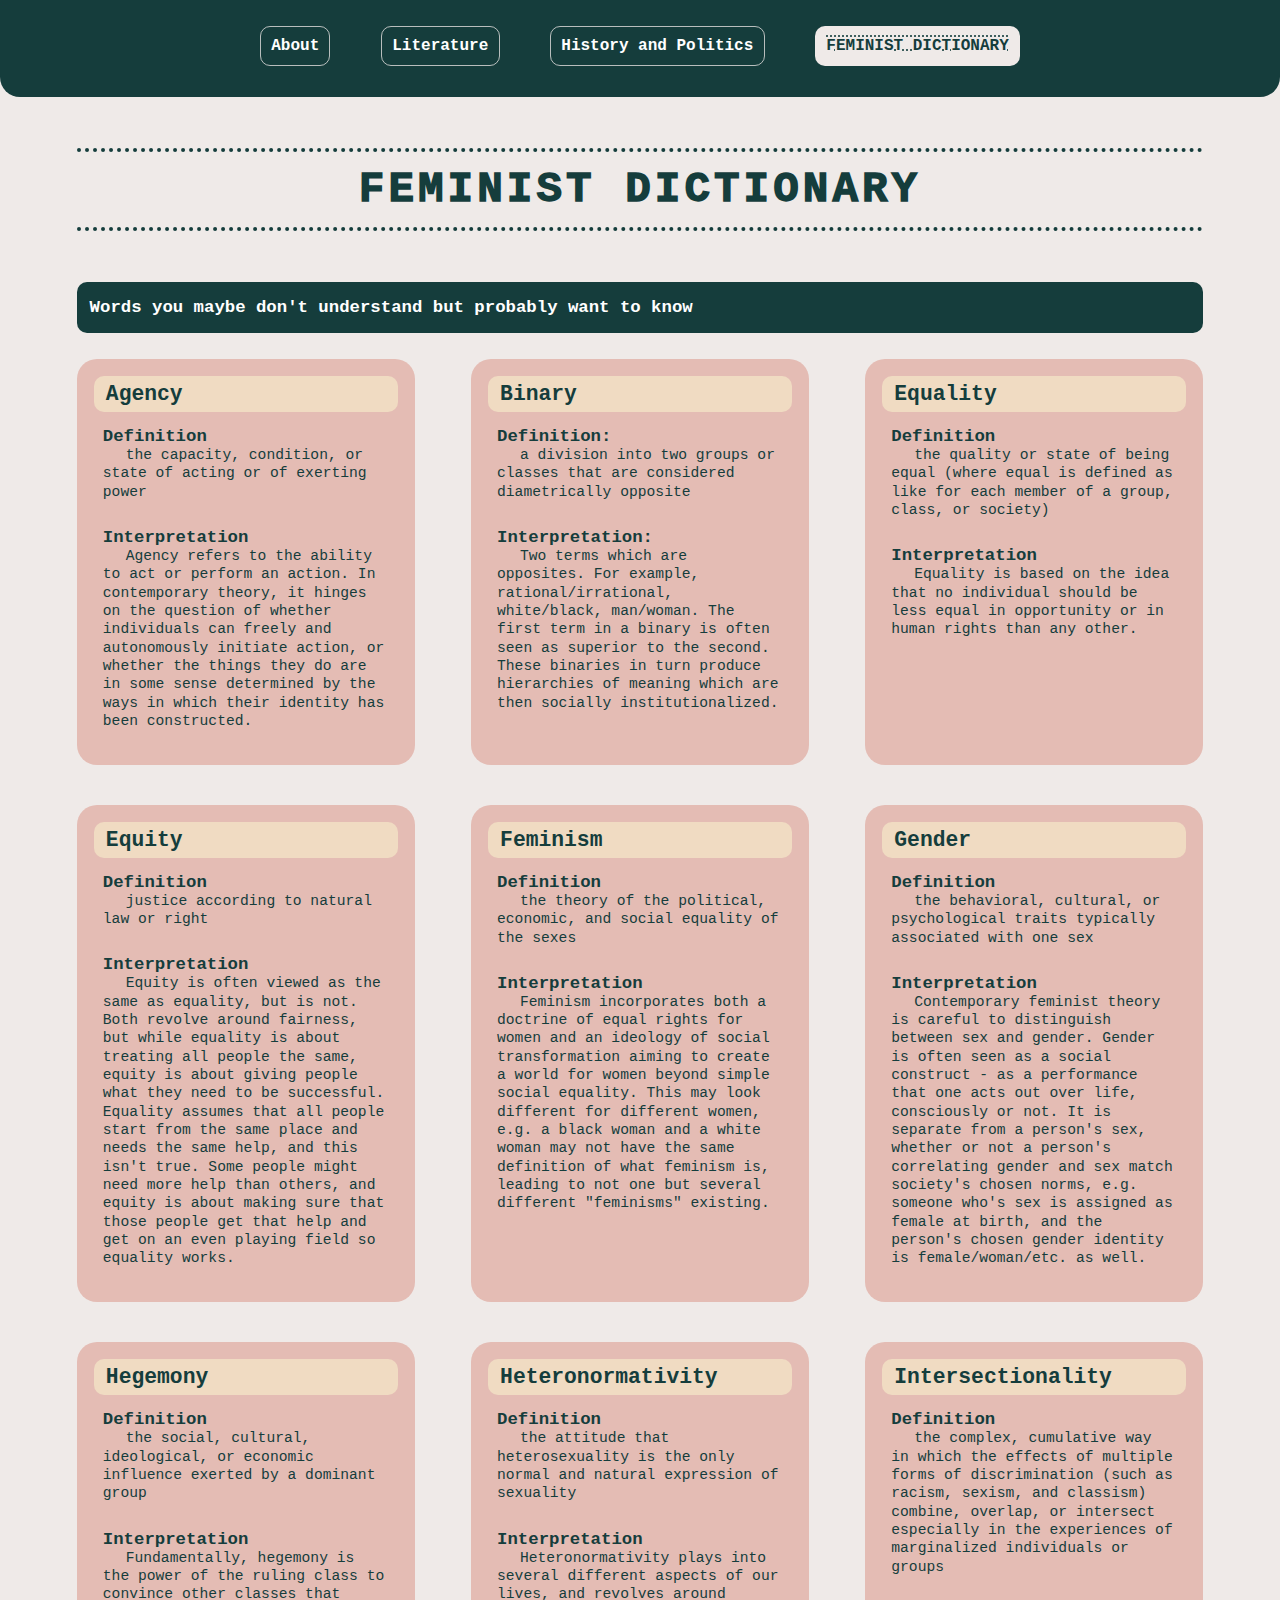
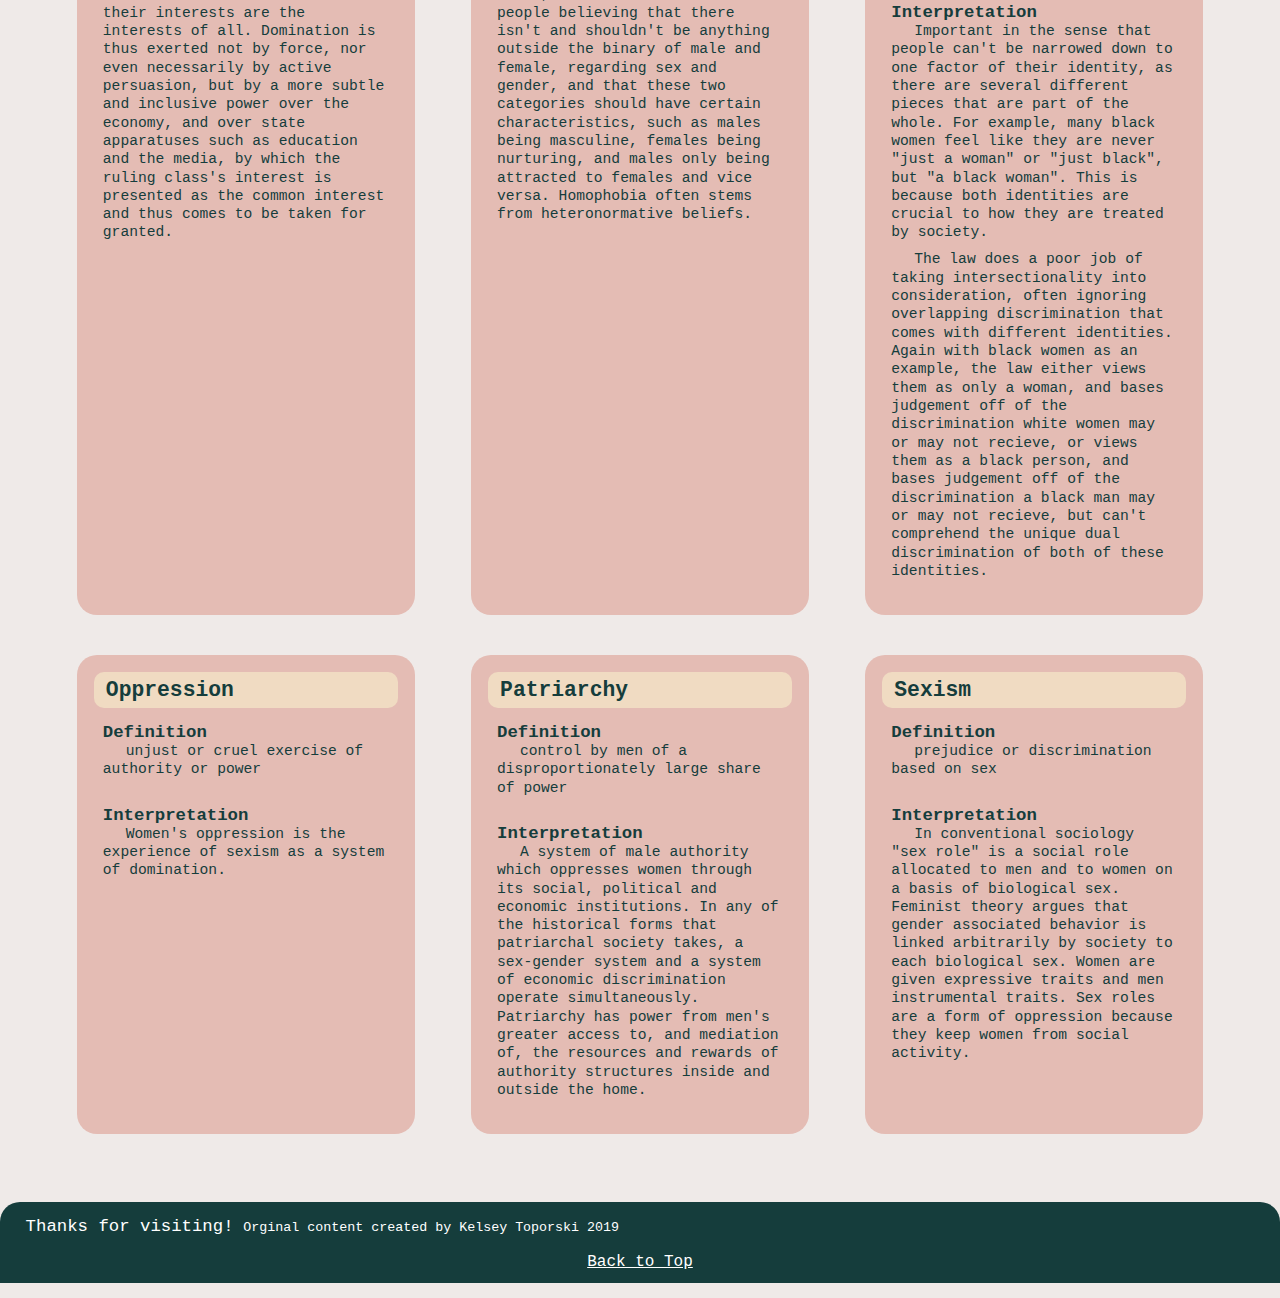
<file: femdict.html>
<!DOCTYPE html>
<html lang="en">
<head>
  <meta charset="UTF-8">

  <meta name="viewport" content="width=device-width, initial-scale=1.0">

  <!-- connects to the stylesheets -->
  <link rel="stylesheet" href="css/reset.css">
  <link rel="stylesheet" href="css/style.css">

  <!-- connect to a Google font -->
  <!-- connect to a Font Aweseom font -->
  <!-- connect to a favicon -->

  <title>Women's Web - Dictionary</title>
</head>

<body>
  <header>
    <nav>
      <ul>
        <li><a href="index.html">About</a></li>
        <li><a href="literature.html">Literature</a></li>
        <li><a href="history.html">History and Politics</a></li>
        <li class="current"><a class="current" href="femdict.html">Feminist Dictionary</a></li>
      </ul>
    </nav>
      <!-- definitions from meriam webster -->
      <!-- interpretations from
            The Dictionary of Feminist Theory - Maggie Humm,
            Key Concepts In Post-Colonial Studies - Ashcroft, Bill, Gareth Griffiths, and Helen Tiffin,
            or myself -->
      <!-- interpretation of equity from https://everydayfeminism.com/2014/09/equality-is-not-enough/ -->

    <h1>Feminist Dictionary</h1>
    <p>Words you maybe don't understand but probably want to know</p>

  </header>

  <main>

    <!-- definitions from meriam webster -->
    <!-- interpretations from
          The Dictionary of Feminist Theory - Maggie Humm,
          Key Concepts In Post-Colonial Studies - Ashcroft, Bill, Gareth Griffiths, and Helen Tiffin,
          or myself -->
    <!-- interpretation of equity from https://everydayfeminism.com/2014/09/equality-is-not-enough/ -->

    <dl class="grid">
      <div>
        <dt>Agency</dt>
        <dd>Definition
          <p>
            the capacity, condition, or state of acting or of exerting power
          </p>
        </dd>
        <dd>Interpretation
          <p>
            Agency refers to the ability to act or perform an action. In contemporary theory, it hinges on the question of whether individuals can freely and autonomously initiate action, or whether the things they do are in some sense determined by the ways in which their identity has been constructed.
          </p>
        </dd>
      </div>


      <div>
        <dt>Binary</dt>
        <dd>Definition:
          <p>
            a division into two groups or classes that are considered diametrically opposite
          </p>
        </dd>
        <dd>Interpretation:
          <p>
            Two terms which are opposites. For example, rational/irrational, white/black, man/woman. The first term in a binary is often seen as superior to the second. These binaries in turn produce hierarchies of meaning which are then socially institutionalized.
          </p>
        </dd>
      </div>


      <div>
        <dt>Equality</dt>
        <dd>Definition
          <p>
            the quality or state of being equal (where equal is defined as like for each member of a group, class, or society)
          </p>
        </dd>
        <dd>Interpretation
          <p>
            Equality is based on the idea that no individual should be less equal in opportunity or in human rights than any other.
          </p>
        </dd>
      </div>


      <div>
        <dt>Equity</dt>
        <dd>Definition
          <p>
            justice according to natural law or right
          </p>
        </dd>
        <dd>Interpretation
          <p>
            Equity is often viewed as the same as equality, but is not. Both revolve around fairness, but while equality is about treating all people the same, equity is about giving people what they need to be successful. Equality assumes that all people start from the same place and needs the same help, and this isn't true. Some people might need more help than others, and equity is about making sure that those people get that help and get on an even playing field so equality works.
          </p>
        </dd>
      </div>


      <div>
        <dt>Feminism</dt>
        <dd>Definition
          <p>
            the theory of the political, economic, and social equality of the sexes
          </p>
        </dd>
        <dd>Interpretation
          <p>
            Feminism incorporates both a doctrine of equal rights for women and an ideology of social transformation aiming to create a world for women beyond simple social equality. This may look different for different women, e.g. a black woman and a white woman may not have the same definition of what feminism is, leading to not one but several different "feminisms" existing.
          </p>
        </dd>
      </div>


      <div>
        <dt>Gender</dt>
        <dd>Definition
          <p>
            the behavioral, cultural, or psychological traits typically associated with one sex
          </p>
        </dd>
        <dd>Interpretation
          <p>
            Contemporary feminist theory is careful to distinguish between sex and gender. Gender is often seen as a social construct - as a performance that one acts out over life, consciously or not. It is separate from a person's sex, whether or not a person's correlating gender and sex match society's chosen norms, e.g. someone who's sex is assigned as female at birth, and the person's chosen gender identity is female/woman/etc. as well.
          </p>
        </dd>
      </div>


      <div>
        <dt>Hegemony</dt>
        <dd>Definition
          <p>
            the social, cultural, ideological, or economic influence exerted by a dominant group
          </p>
        </dd>
        <dd>Interpretation
          <p>
            Fundamentally, hegemony is the power of the ruling class to convince other classes that their interests are the interests of all.  Domination is thus exerted not by force, nor even necessarily by active persuasion, but by a more subtle and inclusive power over the economy, and over state apparatuses such as education and the media, by which the ruling class's interest is presented as the common interest and thus comes to be taken for granted.
          </p>
        </dd>
      </div>


      <div>
        <dt>Heteronormativity</dt>
        <dd>Definition
          <p>
            the attitude that heterosexuality is the only normal and natural expression of sexuality
          </p>
        </dd>
        <dd>Interpretation
          <p>
            Heteronormativity plays into several different aspects of our lives, and revolves around people believing that there isn't and shouldn't be anything outside the binary of male and female, regarding sex and gender, and that these two categories should have certain characteristics, such as males being masculine, females being nurturing, and males only being attracted to females and vice versa. Homophobia often stems from heteronormative beliefs.
          </p>
        </dd>
      </div>


      <div>
        <dt>Intersectionality</dt>
        <dd>Definition
          <p>
            the complex, cumulative way in which the effects of multiple forms of discrimination (such as racism, sexism, and classism) combine, overlap, or intersect especially in the experiences of marginalized individuals or groups
          </p>
        </dd>
        <dd>Interpretation
          <p>
            Important in the sense that people can't be narrowed down to one factor of their identity, as there are several different pieces that are part of the whole. For example, many black women feel like they are never "just a woman" or "just black", but "a black woman". This is because both identities are crucial to how they are treated by society.
          </p>
          <p>
            The law does a poor job of taking intersectionality into consideration, often ignoring overlapping discrimination that comes with different identities. Again with black women as an example, the law either views them as only a woman, and bases judgement off of the discrimination white women may or may not recieve, or views them as a black person, and bases judgement off of the discrimination a black man may or may not recieve, but can't comprehend the unique dual discrimination of both of these identities.
          </p>
        </dd>
      </div>


      <div>
        <dt>Oppression</dt>
        <dd>Definition
          <p>
            unjust or cruel exercise of authority or power
          </p>
        </dd>
        <dd>Interpretation
          <p>
            Women's oppression is the experience of sexism as a system of domination.
          </p>
        </dd>
      </div>


      <div>
        <dt>Patriarchy</dt>
        <dd>Definition
          <p>
            control by men of a disproportionately large share of power
          </p>
        </dd>
        <dd>Interpretation
          <p>
            A system of male authority which oppresses women through its social, political and economic institutions. In any of the historical forms that patriarchal society takes, a sex-gender system and a system of economic discrimination operate simultaneously. Patriarchy has power from men's greater access to, and mediation of, the resources and rewards of authority structures inside and outside the home.
          </p>
        </dd>
      </div>


      <div>
        <dt>Sexism</dt>
        <dd>Definition
          <p>
            prejudice or discrimination based on sex
          </p>
        </dd>
        <dd>Interpretation
          <p>
            In conventional sociology "sex role" is a social role allocated to men and to women on a basis of biological sex. Feminist theory argues that gender associated behavior is linked arbitrarily by society to each biological sex. Women are given expressive traits and men instrumental traits. Sex roles are a form of oppression because they keep women from social activity.
          </p>
        </dd>
      </div>
    </dl>

  </main>

  <footer>
    <p class="thanks">
      Thanks for visiting! <i class="far fa-grin"></i>
    </p>
    <p>Orginal content created by Kelsey Toporski 2019</p>
    <a href="#top" class="tops">Back to Top</a>
  </footer>

</body>
</html>
</file>
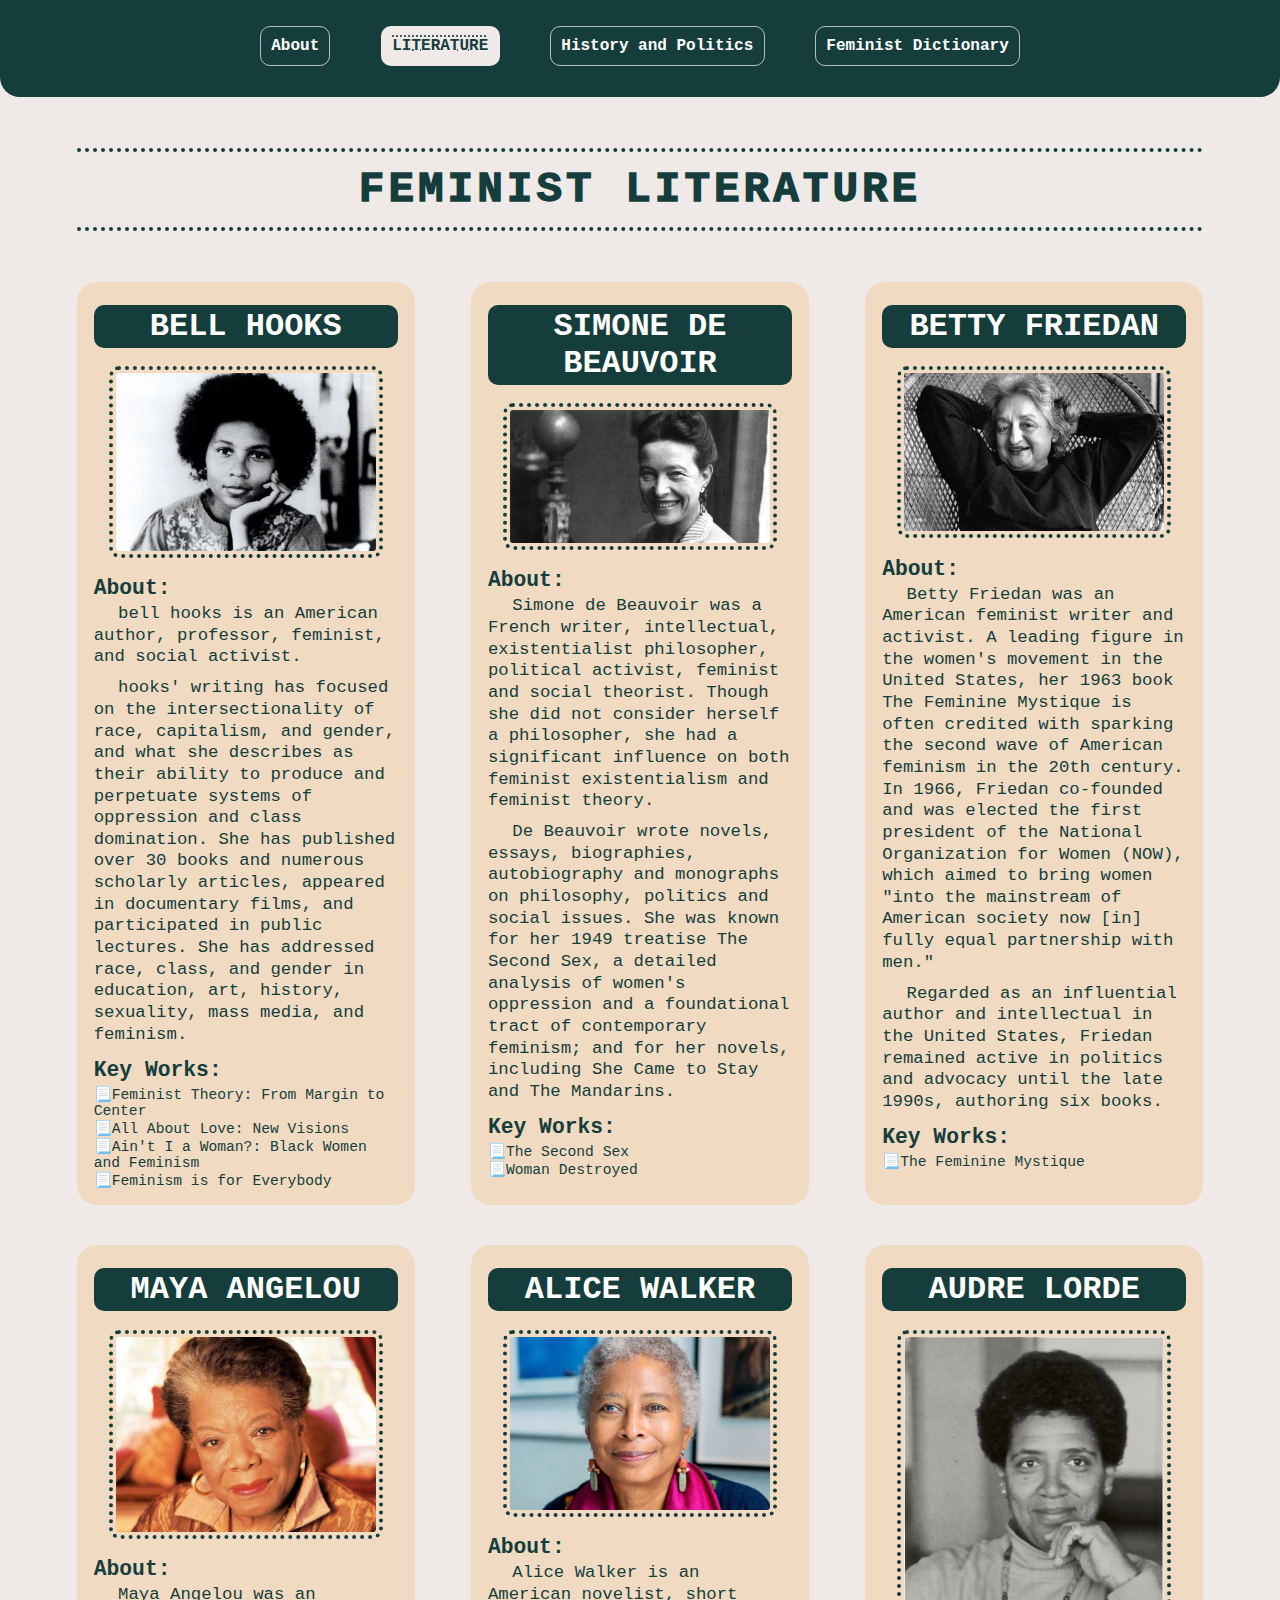
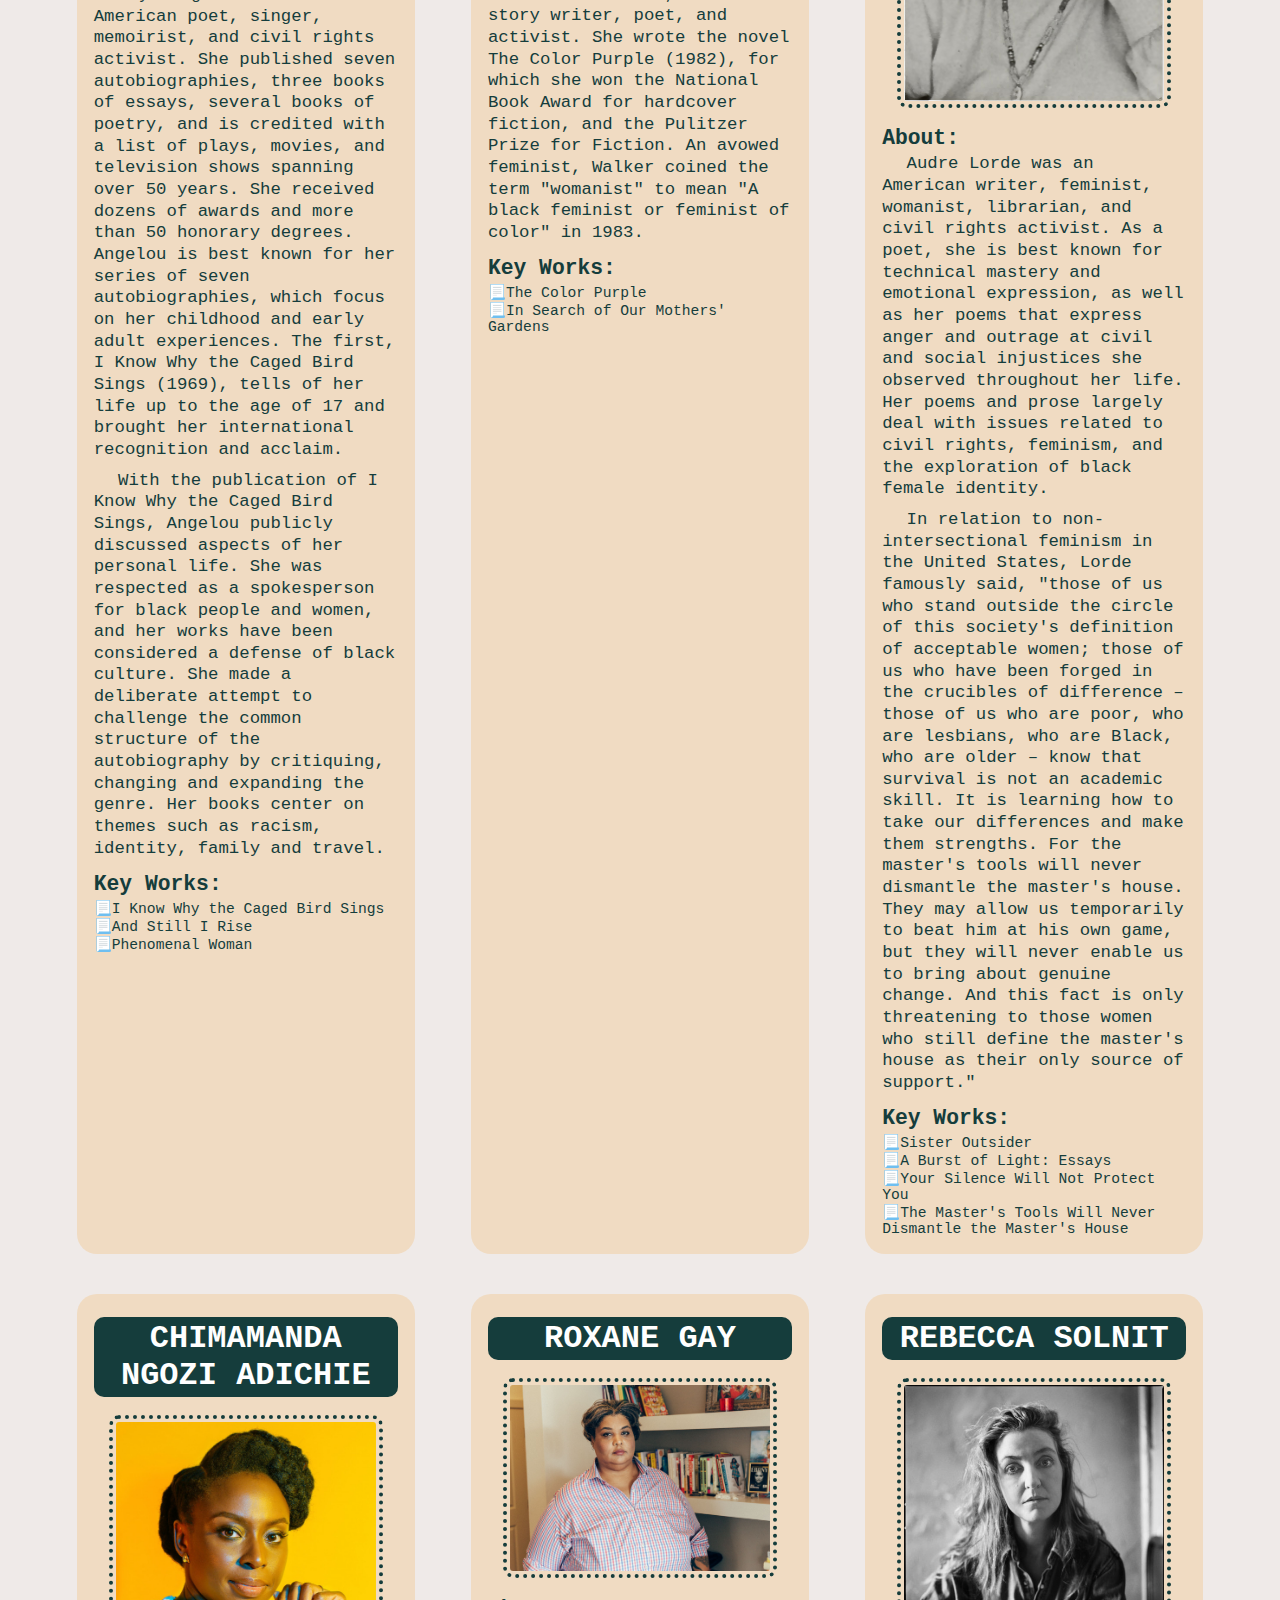
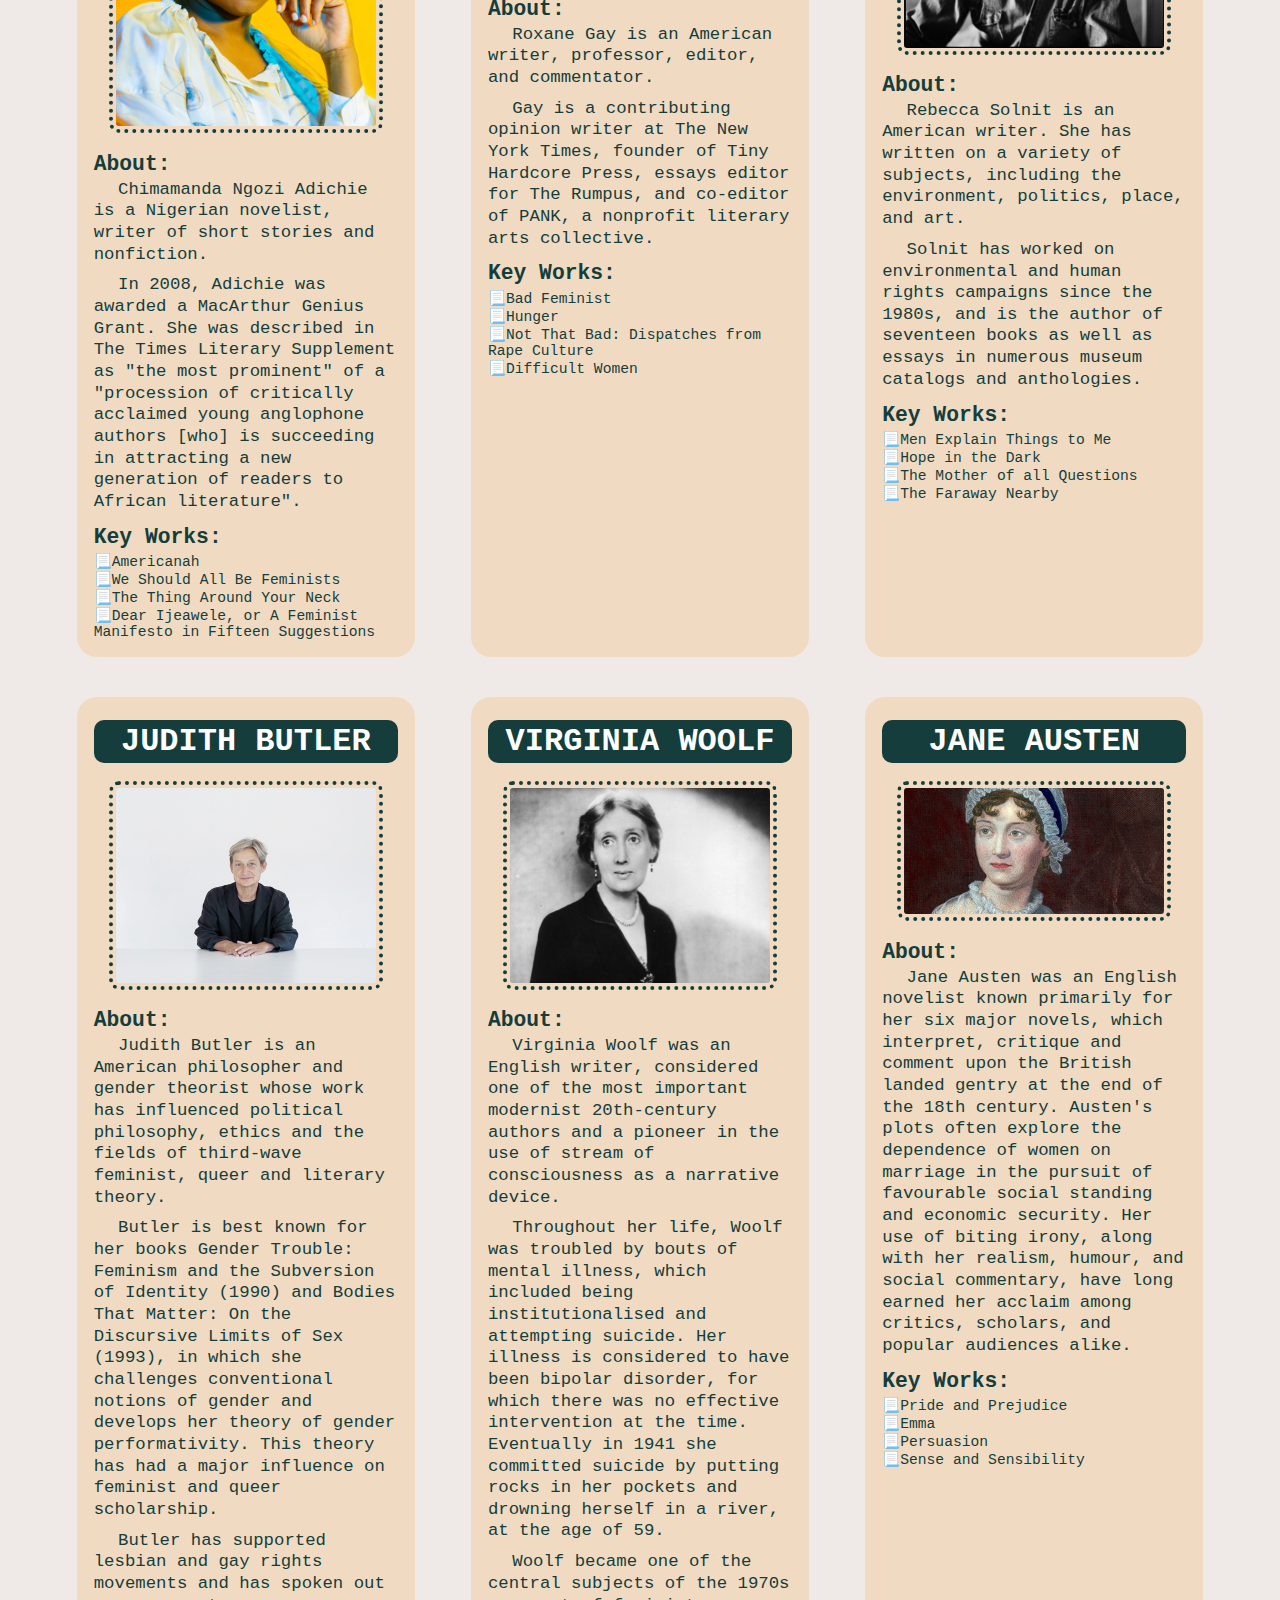
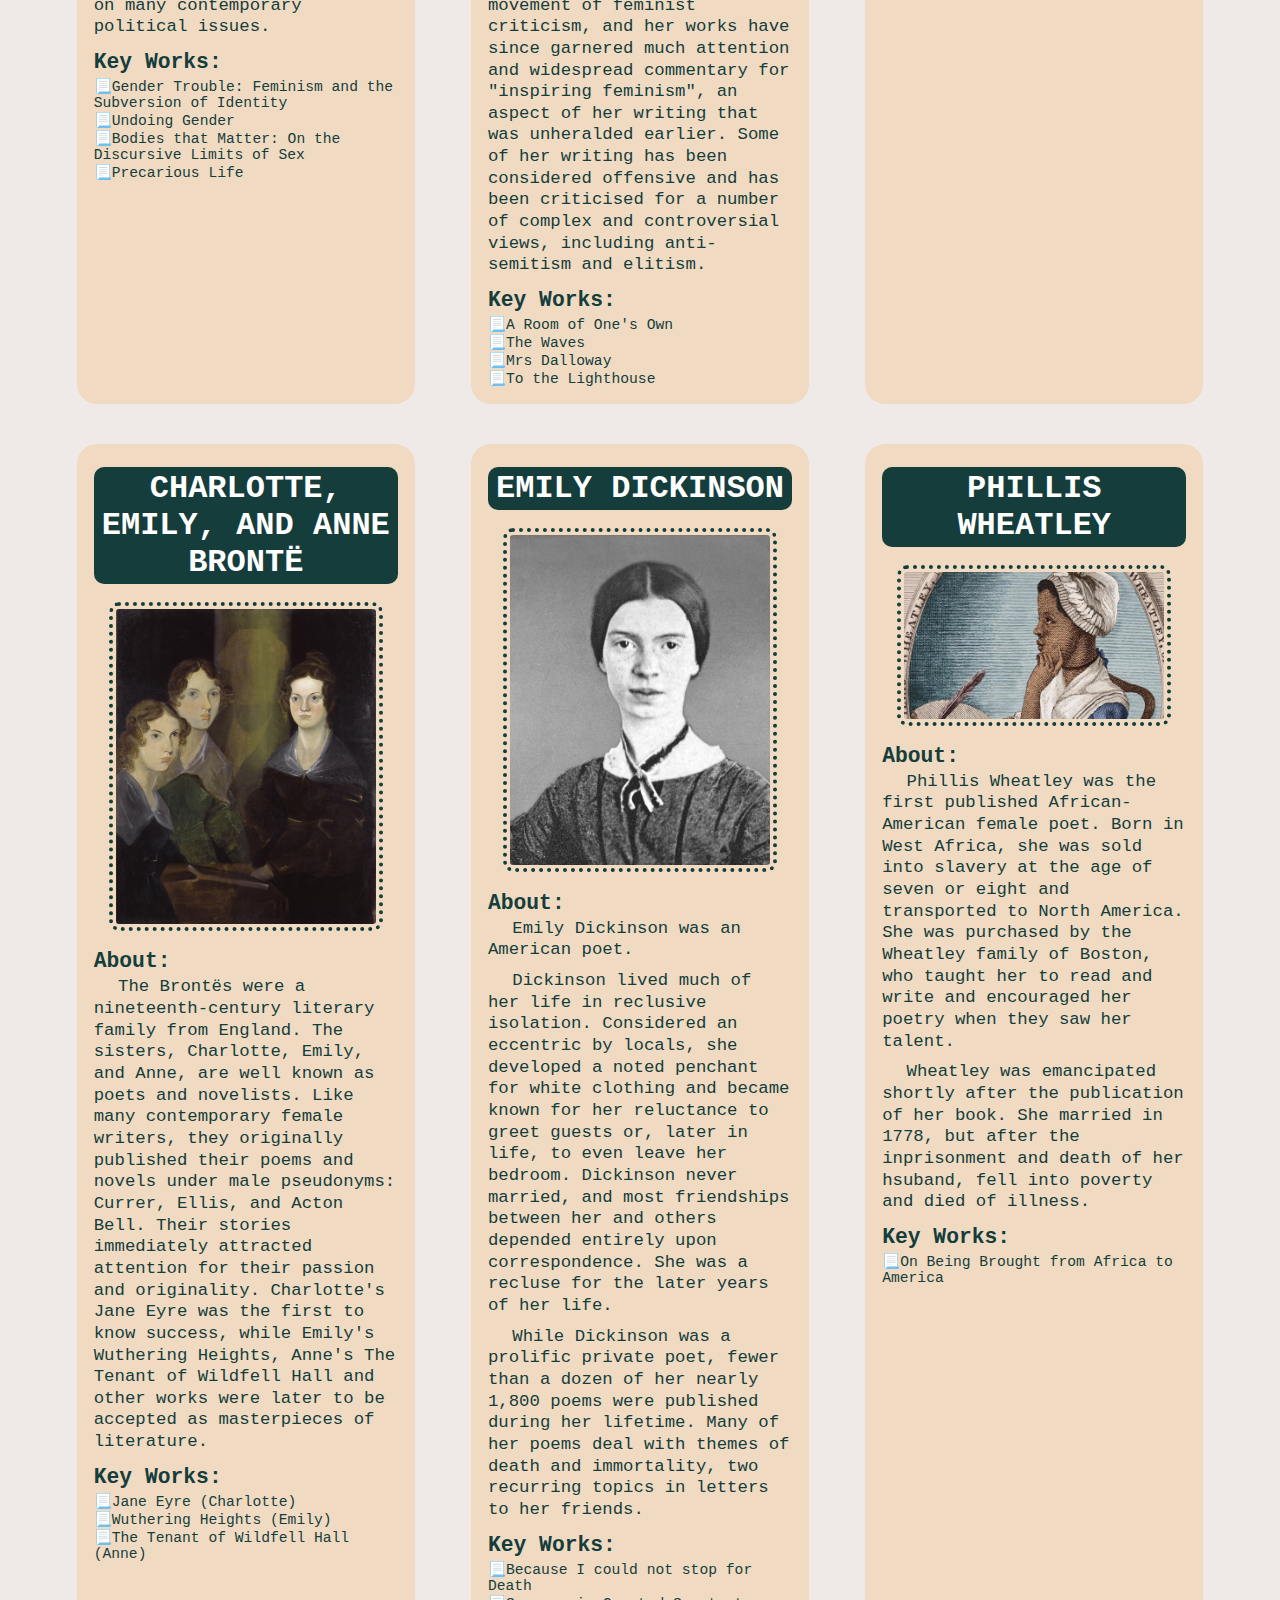
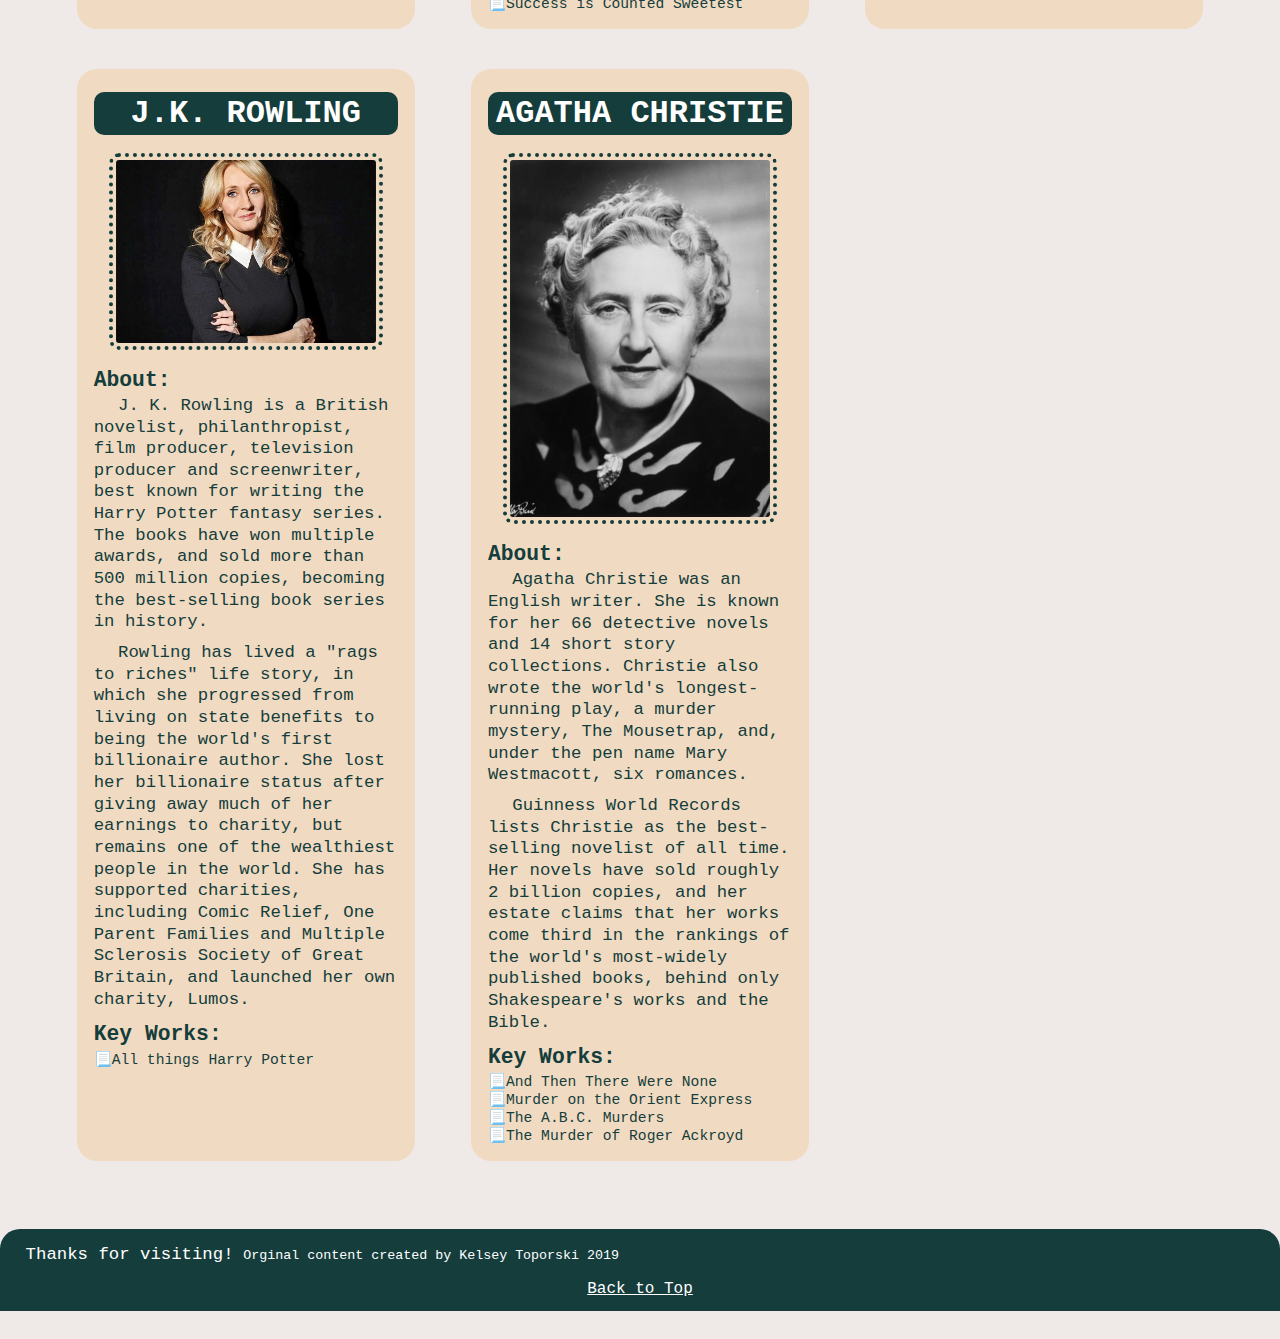
<file: literature.html>
<!DOCTYPE html>
<html lang="en">
<head>
  <meta charset="UTF-8">

  <meta name="viewport" content="width=device-width, initial-scale=1.0">

  <!-- connects to the stylesheets -->
  <link rel="stylesheet" href="css/reset.css">
  <link rel="stylesheet" href="css/style.css">

  <!-- connect to a Google font -->
  <!-- connect to a Font Aweseom font -->
  <!-- connect to a favicon -->

  <title>Women's Web - Literature</title>
</head>

<body>
  <header>
    <nav>
      <ul>
        <li><a href="index.html">About</a></li>
        <li  class="current"><a class="current" href="literature.html">Literature</a></li>
        <li><a href="history.html">History and Politics</a></li>
        <li><a href="femdict.html">Feminist Dictionary</a></li>
      </ul>
    </nav>
      <!-- definitions from meriam webster -->
      <!-- interpretations from
            The Dictionary of Feminist Theory - Maggie Humm,
            Key Concepts In Post-Colonial Studies - Ashcroft, Bill, Gareth Griffiths, and Helen Tiffin,
            or myself -->
      <!-- interpretation of equity from https://everydayfeminism.com/2014/09/equality-is-not-enough/ -->

    <h1>Feminist Literature</h1>
  </header>

  <main>

    <div class="grid">
      <div>
        <h2>bell hooks</h2>
        <img src="images/bell_hooks.jpg"  width="200" alt="Image of bell hooks">
        <h3>About:</h3>
        <p>
          bell hooks is an American author, professor, feminist, and social activist.
        </p>
        <p>
          hooks' writing has focused on the intersectionality of race, capitalism, and gender, and what she describes as their ability to produce and perpetuate systems of oppression and class domination. She has published over 30 books and numerous scholarly articles, appeared in documentary films, and participated in public lectures. She has addressed race, class, and gender in education, art, history, sexuality, mass media, and feminism.
        </p>
        <h3>Key Works:</h3>
        <ul>
          <li>Feminist Theory: From Margin to Center</li>
          <li>All About Love: New Visions</li>
          <li>Ain't I a Woman?: Black Women and Feminism</li>
          <li>Feminism is for Everybody</li>
        </ul>
      </div>

      <div>
        <h2>Simone de Beauvoir</h2>
        <img src="images/simone_db.jpg"  width="200" alt="Image of Simone de Beauvoir">
        <h3>About:</h3>
        <p>
          Simone de Beauvoir was a French writer, intellectual, existentialist philosopher, political activist, feminist and social theorist. Though she did not consider herself a philosopher, she had a significant influence on both feminist existentialism and feminist theory.
        </p>
        <p>
          De Beauvoir wrote novels, essays, biographies, autobiography and monographs on philosophy, politics and social issues. She was known for her 1949 treatise The Second Sex, a detailed analysis of women's oppression and a foundational tract of contemporary feminism; and for her novels, including She Came to Stay and The Mandarins.
        </p>
        <h3>Key Works:</h3>
        <ul>
          <li>The Second Sex</li>
          <li>Woman Destroyed</li>
        </ul>
      </div>

      <div>
        <h2>Betty Friedan</h2>
        <img src="images/betty_friedan.jpg"  width="200" alt="Image of Betty Friedan">
        <h3>About:</h3>
        <p>
          Betty Friedan was an American feminist writer and activist. A leading figure in the women's movement in the United States, her 1963 book The Feminine Mystique is often credited with sparking the second wave of American feminism in the 20th century. In 1966, Friedan co-founded and was elected the first president of the National Organization for Women (NOW), which aimed to bring women "into the mainstream of American society now [in] fully equal partnership with men."
        </p>
        <p>
          Regarded as an influential author and intellectual in the United States, Friedan remained active in politics and advocacy until the late 1990s, authoring six books.
        </p>
        <h3>Key Works:</h3>
        <ul>
          <li>The Feminine Mystique</li>
        </ul>
      </div>

      <div>
        <h2>Maya Angelou</h2>
        <img src="images/maya_angelou.jpg"  width="200" alt="Image of Maya Angelou">
        <h3>About:</h3>
        <p>
          Maya Angelou was an American poet, singer, memoirist, and civil rights activist. She published seven autobiographies, three books of essays, several books of poetry, and is credited with a list of plays, movies, and television shows spanning over 50 years. She received dozens of awards and more than 50 honorary degrees. Angelou is best known for her series of seven autobiographies, which focus on her childhood and early adult experiences. The first, I Know Why the Caged Bird Sings (1969), tells of her life up to the age of 17 and brought her international recognition and acclaim.
        </p>
        <p>
          With the publication of I Know Why the Caged Bird Sings, Angelou publicly discussed aspects of her personal life. She was respected as a spokesperson for black people and women, and her works have been considered a defense of black culture. She made a deliberate attempt to challenge the common structure of the autobiography by critiquing, changing and expanding the genre. Her books center on themes such as racism, identity, family and travel.
        </p>
        <h3>Key Works:</h3>
        <ul>
          <li>I Know Why the Caged Bird Sings</li>
          <li>And Still I Rise</li>
          <li>Phenomenal Woman</li>
        </ul>
      </div>
      <!-- <script>
        alert("HI");
        console.log("hey good lookin");
      </script> -->
      <div>
        <h2>Alice Walker</h2>
        <img src="images/alice_walker.jpg"  width="200" alt="Image of Alice Walker">
        <h3>About:</h3>
        <p>
          Alice Walker is an American novelist, short story writer, poet, and activist. She wrote the novel The Color Purple (1982), for which she won the National Book Award for hardcover fiction, and the Pulitzer Prize for Fiction. An avowed feminist, Walker coined the term "womanist" to mean "A black feminist or feminist of color" in 1983.
        </p>
        <h3>Key Works:</h3>
        <ul>
          <li>The Color Purple</li>
          <li>In Search of Our Mothers' Gardens</li>
        </ul>
      </div>

      <div>
        <h2>Audre Lorde</h2>
        <img src="images/audre_lorde.jpg"  width="200" alt="Image of Audre Lorde">
        <h3>About:</h3>
        <p>
          Audre Lorde was an American writer, feminist, womanist, librarian, and civil rights activist. As a poet, she is best known for technical mastery and emotional expression, as well as her poems that express anger and outrage at civil and social injustices she observed throughout her life. Her poems and prose largely deal with issues related to civil rights, feminism, and the exploration of black female identity.
        </p>
        <p>
          In relation to non-intersectional feminism in the United States, Lorde famously said, "those of us who stand outside the circle of this society's definition of acceptable women; those of us who have been forged in the crucibles of difference – those of us who are poor, who are lesbians, who are Black, who are older – know that survival is not an academic skill. It is learning how to take our differences and make them strengths. For the master's tools will never dismantle the master's house. They may allow us temporarily to beat him at his own game, but they will never enable us to bring about genuine change. And this fact is only threatening to those women who still define the master's house as their only source of support."
        </p>
        <h3>Key Works:</h3>
        <ul>
          <li>Sister Outsider</li>
          <li>A Burst of Light: Essays</li>
          <li>Your Silence Will Not Protect You</li>
          <li>The Master's Tools Will Never Dismantle the Master's House</li>
        </ul>
      </div>

      <div>
        <h2>Chimamanda Ngozi Adichie</h2>
        <img src="images/chimamanda.jpg"  width="200" alt="Image of Chimamanda Ngozi Adichie">
        <h3>About:</h3>
        <p>
          Chimamanda Ngozi Adichie is a Nigerian novelist, writer of short stories and nonfiction.
        </p>
        <p>
          In 2008, Adichie was awarded a MacArthur Genius Grant. She was described in The Times Literary Supplement as "the most prominent" of a "procession of critically acclaimed young anglophone authors [who] is succeeding in attracting a new generation of readers to African literature".
        </p>
        <h3>Key Works:</h3>
        <ul>
          <li>Americanah</li>
          <li>We Should All Be Feminists</li>
          <li>The Thing Around Your Neck</li>
          <li>Dear Ijeawele, or A Feminist Manifesto in Fifteen Suggestions</li>
        </ul>
      </div>

      <div>
        <h2>Roxane Gay</h2>
        <img src="images/roxane_gay.jpg"  width="200" alt="Image of Roxane Gay">
        <h3>About:</h3>
        <p>
          Roxane Gay is an American writer, professor, editor, and commentator.
        </p>
        <p>
          Gay is a contributing opinion writer at The New York Times, founder of Tiny Hardcore Press, essays editor for The Rumpus, and co-editor of PANK, a nonprofit literary arts collective.
        </p>
        <h3>Key Works:</h3>
        <ul>
          <li>Bad Feminist</li>
          <li>Hunger</li>
          <li>Not That Bad: Dispatches from Rape Culture</li>
          <li>Difficult Women</li>
        </ul>
      </div>

      <div>
        <h2>Rebecca Solnit</h2>
        <img src="images/rebecca_solnit.jpg"  width="200" alt="Image of Rebecca Solnit">
        <h3>About:</h3>
        <p>
          Rebecca Solnit is an American writer. She has written on a variety of subjects, including the environment, politics, place, and art.
        </p>
        <p>
          Solnit has worked on environmental and human rights campaigns since the 1980s, and is the author of seventeen books as well as essays in numerous museum catalogs and anthologies.
        </p>
        <h3>Key Works:</h3>
        <ul>
          <li>Men Explain Things to Me</li>
          <li>Hope in the Dark</li>
          <li>The Mother of all Questions</li>
          <li>The Faraway Nearby</li>
        </ul>
      </div>

      <div>
        <h2>Judith Butler</h2>
        <img src="images/judith_butler.jpg"  width="200" alt="Image of Judith Butler">
        <h3>About:</h3>
        <p>
          Judith Butler is an American philosopher and gender theorist whose work has influenced political philosophy, ethics and the fields of third-wave feminist, queer and literary theory.
        </p>
        <p>
          Butler is best known for her books Gender Trouble: Feminism and the Subversion of Identity (1990) and Bodies That Matter: On the Discursive Limits of Sex (1993), in which she challenges conventional notions of gender and develops her theory of gender performativity. This theory has had a major influence on feminist and queer scholarship.
        </p>
        <p>
          Butler has supported lesbian and gay rights movements and has spoken out on many contemporary political issues.
        </p>
        <h3>Key Works:</h3>
        <ul>
          <li>Gender Trouble: Feminism and the Subversion of Identity</li>
          <li>Undoing Gender</li>
          <li>Bodies that Matter: On the Discursive Limits of Sex</li>
          <li>Precarious Life</li>
        </ul>
      </div>

      <div>
        <h2>Virginia Woolf</h2>
        <img src="images/virginia_woolf.jpg"  width="200" alt="Image of Virginia Woolf">
        <h3>About:</h3>
        <p>
          Virginia Woolf was an English writer, considered one of the most important modernist 20th-century authors and a pioneer in the use of stream of consciousness as a narrative device.
        </p>
        <p>
          Throughout her life, Woolf was troubled by bouts of mental illness, which included being institutionalised and attempting suicide. Her illness is considered to have been bipolar disorder, for which there was no effective intervention at the time. Eventually in 1941 she committed suicide by putting rocks in her pockets and drowning herself in a river, at the age of 59.
        </p>
        <p>
          Woolf became one of the central subjects of the 1970s movement of feminist criticism, and her works have since garnered much attention and widespread commentary for "inspiring feminism", an aspect of her writing that was unheralded earlier. Some of her writing has been considered offensive and has been criticised for a number of complex and controversial views, including anti-semitism and elitism.
        </p>
        <h3>Key Works:</h3>
        <ul>
          <li>A Room of One's Own</li>
          <li>The Waves</li>
          <li>Mrs Dalloway</li>
          <li>To the Lighthouse</li>
        </ul>
      </div>

      <div>
        <h2>Jane Austen</h2>
        <img src="images/jane_austen.jpg"  width="200" alt="Image of Jane Austen">
        <h3>About:</h3>
        <p>
          Jane Austen was an English novelist known primarily for her six major novels, which interpret, critique and comment upon the British landed gentry at the end of the 18th century. Austen's plots often explore the dependence of women on marriage in the pursuit of favourable social standing and economic security. Her use of biting irony, along with her realism, humour, and social commentary, have long earned her acclaim among critics, scholars, and popular audiences alike.
        </p>
        <h3>Key Works:</h3>
        <ul>
          <li>Pride and Prejudice</li>
          <li>Emma</li>
          <li>Persuasion</li>
          <li>Sense and Sensibility</li>
        </ul>
      </div>

      <div>
        <h2>Charlotte, Emily, and Anne Brontë</h2>
        <img src="images/bronte_sisters.jpg"  width="200" alt="Image of Charlotte, Emily, and Anne Brontë">
        <h3>About:</h3>
        <p>
          The Brontës were a nineteenth-century literary family from England. The sisters, Charlotte, Emily, and Anne, are well known as poets and novelists. Like many contemporary female writers, they originally published their poems and novels under male pseudonyms: Currer, Ellis, and Acton Bell. Their stories immediately attracted attention for their passion and originality. Charlotte's Jane Eyre was the first to know success, while Emily's Wuthering Heights, Anne's The Tenant of Wildfell Hall and other works were later to be accepted as masterpieces of literature.
        </p>
        <h3>Key Works:</h3>
        <ul>
          <li>Jane Eyre (Charlotte)</li>
          <li>Wuthering Heights (Emily)</li>
          <li>The Tenant of Wildfell Hall (Anne)</li>
        </ul>
      </div>

      <div>
        <h2>Emily Dickinson</h2>
        <img src="images/emily_d.jpg"  width="200" alt="Image of Emily Dickinson">
        <h3>About:</h3>
        <p>
          Emily Dickinson was an American poet.
        </p>
        <p>
          Dickinson lived much of her life in reclusive isolation. Considered an eccentric by locals, she developed a noted penchant for white clothing and became known for her reluctance to greet guests or, later in life, to even leave her bedroom. Dickinson never married, and most friendships between her and others depended entirely upon correspondence. She was a recluse for the later years of her life.
        </p>
        <p>
          While Dickinson was a prolific private poet, fewer than a dozen of her nearly 1,800 poems were published during her lifetime. Many of her poems deal with themes of death and immortality, two recurring topics in letters to her friends.
        </p>
        <h3>Key Works:</h3>
        <ul>
          <li>Because I could not stop for Death</li>
          <li>Success is Counted Sweetest</li>
        </ul>
      </div>

      <div>
        <h2>Phillis Wheatley</h2>
        <img src="images/phillis_w.jpg"  width="200" alt="Image of Phillis Wheatley">
        <h3>About:</h3>
        <p>
          Phillis Wheatley was the first published African-American female poet. Born in West Africa, she was sold into slavery at the age of seven or eight and transported to North America. She was purchased by the Wheatley family of Boston, who taught her to read and write and encouraged her poetry when they saw her talent.
        </p>
        <p>
          Wheatley was emancipated shortly after the publication of her book. She married in 1778, but after the inprisonment and death of her hsuband, fell into poverty and died of illness.
        </p>
        <h3>Key Works:</h3>
        <ul>
          <li>On Being Brought from Africa to America</li>
        </ul>
      </div>

      <div>
        <h2>J.K. Rowling</h2>
        <img src="images/jk_rowling.jpg"  width="200" alt="Image of J.K. Rowling">
        <h3>About:</h3>
        <p>
          J. K. Rowling is a British novelist, philanthropist, film producer, television producer and screenwriter, best known for writing the Harry Potter fantasy series. The books have won multiple awards, and sold more than 500 million copies, becoming the best-selling book series in history.
        </p>
        <p>
          Rowling has lived a "rags to riches" life story, in which she progressed from living on state benefits to being the world's first billionaire author. She lost her billionaire status after giving away much of her earnings to charity, but remains one of the wealthiest people in the world. She has supported charities, including Comic Relief, One Parent Families and Multiple Sclerosis Society of Great Britain, and launched her own charity, Lumos.
        </p>
        <h3>Key Works:</h3>
        <ul>
          <li>All things Harry Potter</li>
        </ul>
      </div>

      <div>
        <h2>Agatha Christie</h2>
        <img src="images/agatha.jpg"  width="200" alt="Image of Agatha Christie">
        <h3>About:</h3>
        <p>
          Agatha Christie was an English writer. She is known for her 66 detective novels and 14 short story collections. Christie also wrote the world's longest-running play, a murder mystery, The Mousetrap, and, under the pen name Mary Westmacott, six romances.
        </p>
        <p>
          Guinness World Records lists Christie as the best-selling novelist of all time. Her novels have sold roughly 2 billion copies, and her estate claims that her works come third in the rankings of the world's most-widely published books, behind only Shakespeare's works and the Bible.
        </p>
        <h3>Key Works:</h3>
        <ul>
          <li>And Then There Were None</li>
          <li>Murder on the Orient Express</li>
          <li>The A.B.C. Murders</li>
          <li>The Murder of Roger Ackroyd</li>
        </ul>
      </div>
    </div>
  </main>

  <footer>
    <p class="thanks">
      Thanks for visiting! <i class="far fa-grin"> </i>
    </p>
    <p>Orginal content created by Kelsey Toporski 2019</p>
    <a href="#top" class="tops">Back to Top</a>
  </footer>

</body>
</html>
</file>
<file: css/style.css>
body{
    font-family: monospace, 'Courier New', Courier;
    background-color: #EFEAE8;
}

nav{
    margin-bottom: 2%;
    padding: 2% 10%;
    background-color: #153D3C;
    border-radius: 0 0 20px 20px;
    text-align: center;
}

nav ul li{
    display: inline-block;
    color: white;
    font-weight: 900;
    font-size: 12pt;
    margin: 0 2% 0.5% 2%;
    padding: 1%;
    border: solid 1.5px rgb(239,234,232,0.75);
    border-radius: 10px;
}

nav a{
    text-decoration: none;
}

a:link{
    color: white;
}

a:visited{
    color: white;
}

nav ul li.current{
    background-color: #EFEAE8;
    text-transform: uppercase;
}

nav a.current{
    color: #153D3C;
    font-weight: bold;
    text-decoration: dotted underline overline #153D3C;
    text-underline-offset: 1%;
}

header h1{
    margin: 4% 6%;
    text-align: center;
    color: #153D3C;
    text-transform: uppercase;
    font-size: 32pt;
    font-weight: 1000;
    letter-spacing: 4px;
    border-style: dotted;
    border-width: 4px 0;
    padding: 1%;
}

header p{
    margin: 0 6%;
    background-color: #153D3C;
    color: white;
    font-weight: bold;
    border-radius: 10px;
    padding: 1%;
}

main{
    margin: 2% 6%;
    font-size: 12pt;
}

img{
    display: block;
    margin-left: auto;
    margin-right: auto;
    width: 90%;
    border: dotted #153D3C 4px;
    padding: 1%;
    border-radius: 10px;
}

img#indexImage{
    margin-bottom: 2%;
    width: 100%;
    padding: 0.25%;
    border: none;
    border-radius: 20px;
}

img:hover{
    box-shadow: 10px 10px 5px #153d3c67;
    transform: translate(-0.5%, -0.5%);
}

p{
    color: #153D3C;
    line-height: 1.5;
    font-weight: 500;
    font-size: 13pt;
}

p#headParagraph{
    text-indent: 3%;
    margin-bottom: 4%;
}

p#headParagraph a{
    text-decoration: dotted underline;
    text-underline-offset: 4px;
    color: #153D3C;
}

#pageDescription{
    background-color: #e4bcb4;
    border-radius: 20px;
    padding: 2%;
    margin-bottom: 4%;
}

#pageDescription>p{
    font-weight: bold;
    font-size: 15pt;
    margin-bottom: 2%;
}

.gridPage{
    display: grid;
    grid-template-columns: 30% 30% 30%;
    justify-content: space-between;
}

.gridPage div{
    background-color: #EFEAE8;
    border-radius: 20px;
    padding: 3%;
}

.gridPage div h2{
    color: white;
    font-size: 14pt;
    font-weight: bold;
    background-color: #153D3C;
    border-radius: 10px;
    padding: 2% 4%;
    margin-bottom: 3%;
}

.gridPage div p{
    line-height: 1.25;
    padding: 0 2%;
}

.grid{
    display: grid;
    grid-template-columns: 30% 30% 30%;
    justify-content: space-between;
    row-gap: 40px;
    margin-bottom: 6%;
}

.grid div{
    background-color: #F0DBC2;
    border-radius: 20px;
    padding: 5%;
}

.grid div h2{
    background-color: #153D3C;
    font-size: 24pt;
    color: white;
    font-weight: 900;
    text-transform: uppercase;
    text-align: center;
    margin-top: 2%;
    margin-bottom: 6%;
    border-radius: 10px;
    padding: 1%;
}

.grid div img{
    margin-bottom: 6%;
}

.grid div h3{
    color: #153D3C;
    font-size: 16pt;
    font-weight: bold;
    margin-bottom: 1%;
    margin-top: 4%;
}

.grid div p{
    line-height: 1.25;
    text-indent: 8%;
    margin-bottom: 3%;
}

.grid div ul li{
    color: #153D3C;
    font-size: 11pt;
    list-style: "\1F4C3" inside;
}

#disclaimer{
    background-color: #F0DBC2;
    border-radius: 20px;
    padding: 1% 2%;
    margin-bottom: 4%;
}

#disclaimer p span{
    color: white;
    font-weight: bold;
    background-color: #153D3C;
    border-radius: 10px;
    padding: 0.25% 1%;
}

dl.grid div{
    background-color: #e4bcb4;
}

dt{
    background-color: #F0DBC2;
    color: #153D3C;
    border-radius: 10px;
    padding: 2% 4%;
    font-size: 16pt;
    font-weight: bold;
    margin-bottom: 2%;
}

dd{
    color: #153D3C;
    font-size: 13pt;
    font-weight: bold;
    padding: 3%;
}

dd p{
    font-size: 11pt;
    font-weight: 400;
}

footer{
    background-color: #153D3C;
    border-radius: 20px 20px 0 0;
    padding: 1% 2%;
}

footer p{
    display: inline-block;
    color: white;
    margin-bottom: 1%;
}

footer p:nth-child(2){
    font-size: 10pt;
}

footer a{
    display: block;
    text-align: center;
}
</file>
